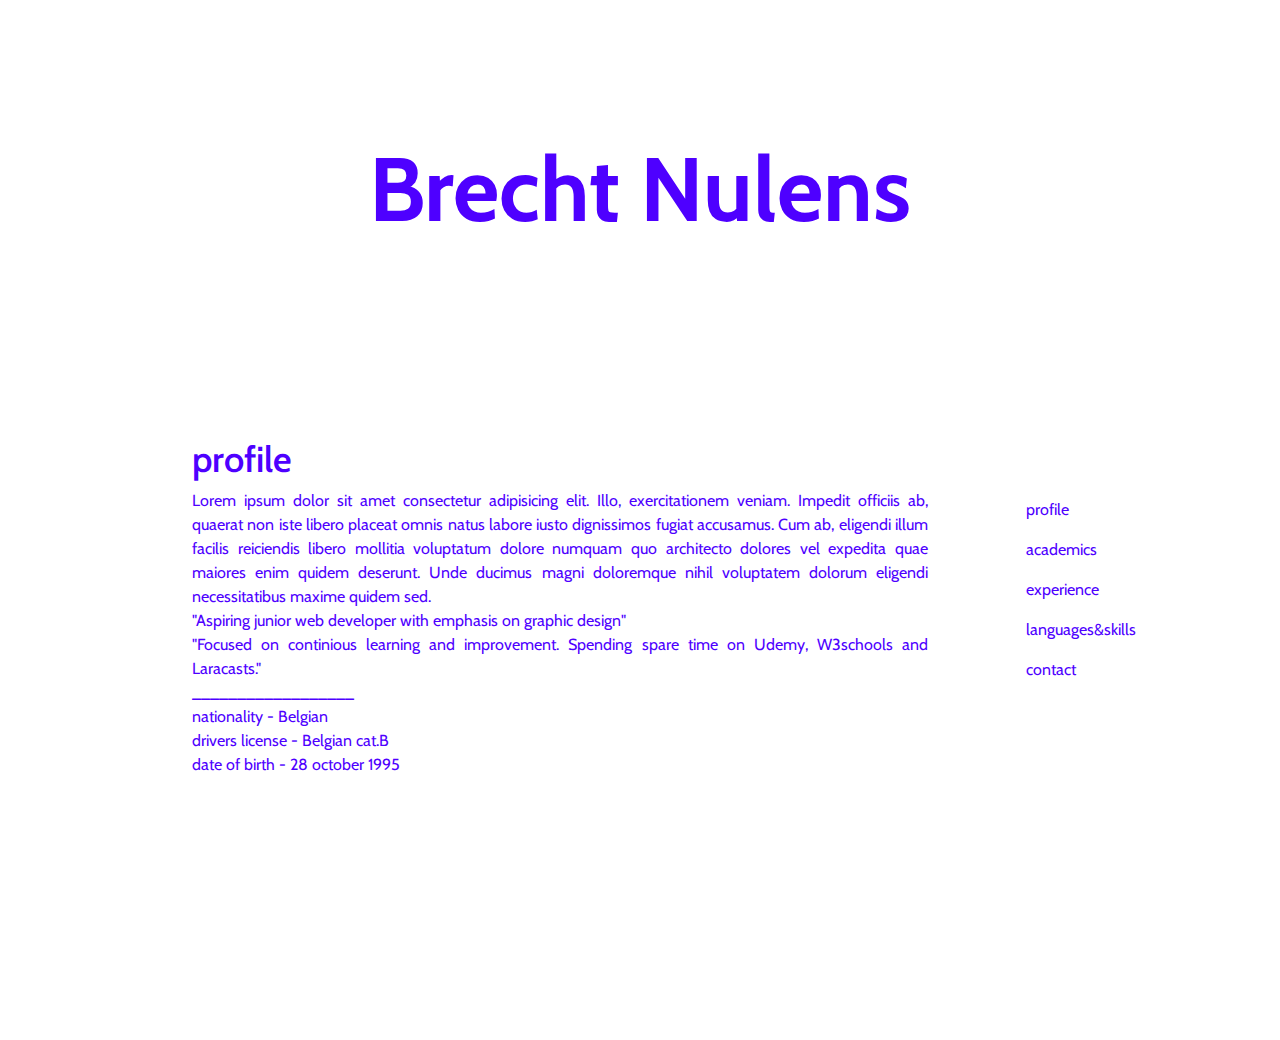
<file: index.html>
<!DOCTYPE html>
<html lang="en">
<head>
    <meta charset="UTF-8">
    <meta name="viewport" content="width=device-width, initial-scale=1.0">
    <meta http-equiv="X-UA-Compatible" content="ie=edge">
    <link href="https://stackpath.bootstrapcdn.com/bootstrap/4.3.1/css/bootstrap.min.css" rel="stylesheet" integrity="sha384-ggOyR0iXCbMQv3Xipma34MD+dH/1fQ784/j6cY/iJTQUOhcWr7x9JvoRxT2MZw1T" crossorigin="anonymous">
    <link rel="stylesheet" media="screen" href="curriculum2.css">
    <script src="https://ajax.googleapis.com/ajax/libs/jquery/3.4.1/jquery.min.js"></script>
    <script src="https://cdnjs.cloudflare.com/ajax/libs/popper.js/1.14.7/umd/popper.min.js"></script>
    <script src="https://maxcdn.bootstrapcdn.com/bootstrap/4.3.1/js/bootstrap.min.js"></script>
    <link href="https://fonts.googleapis.com/css?family=Cabin:400,600,700&display=swap" rel="stylesheet">
    <title>wip_curriculum</title>
</head>
<!-- SPYSCROLL -->
<body id="curriculum" data-spy="scroll" data-target=".navbar" data-offset="150">
     <div class="hero"><h1>Brecht Nulens</h1></div>
        <nav class="navbar navbar-expand navbar-inverse fixed-top">
            <ul class="navbar-nav">
               <li class="nav-item"><a class="nav-link" href="#profile">profile</a></li>
               <li class="nav-item"><a class="nav-link" href="#academics">academics</a></li>
               <li class="nav-item"><a class="nav-link" href="#experience">experience</a></li>
               <li class="nav-item"><a class="nav-link" href="#languagesandskills">languages & skills</a></li>
               <li class="nav-item"><a class="nav-link" href="#contact">contact</a></li>
           </ul>
        </nav>
        <!-- CAROUSEL -->
     <div id="container">
         <input hidden type="radio" name="carousel-control" id="button_a"/>
         <input hidden type="radio" name="carousel-control" id="button_b"/>
         <input hidden type="radio" name="carousel-control" id="button_c"/>
         <input hidden type="radio" name="carousel-control" id="button_d"/>            
         <input hidden type="radio" name="carousel-control" id="button_e"/>
         <div id="carousel">
             <div class="p-wrapper">
                 <section class="panel_a">
                     <h2>profile</h2>
                     <div class="pro-content">
                     Lorem ipsum dolor sit amet consectetur adipisicing elit. Illo, exercitationem veniam. 
                     Impedit officiis ab, quaerat non iste libero placeat omnis natus labore iusto dignissimos 
                     fugiat accusamus. Cum ab, eligendi illum facilis reiciendis libero mollitia voluptatum dolore 
                     numquam quo architecto dolores vel expedita quae maiores enim quidem deserunt. Unde ducimus 
                     magni doloremque nihil voluptatem dolorum eligendi necessitatibus maxime quidem sed.<br>
                     "Aspiring junior web developer with emphasis on graphic design"<br>
                     "Focused on continious learning and improvement. Spending spare time on Udemy, W3schools and 
                     Laracasts."<br>
                     __________________<br>
                     nationality - Belgian <br>
                     drivers license - Belgian cat.B <br>
                     date of birth - 28 october 1995 <br>
                     </div>
                  </section>
                  <section class="panel_b">
                      <h2>academics</h2>
                      <ul class="school">
                      <li>
                      <strong>2019 | T2 CAMPUS - BeCode Genk</strong><br>
                        Junior Web Developer - Ongoing
                      </li>
                      <li>
                          <strong>2018 | SYNTRA Genk</strong><br>
                          Network Engineer - certified
                      </li>
                      <li>
                          <strong>2014 - 2018 | PXL MAD-Faculty Hasselt</strong><br>
                          Bachelor Graphic Design<br>
                          completed 4 years; no degree awarded
                      </li>
                      <li>
                          <strong>2013 - 2014	| MAD-Faculty Genk</strong><br>
                          Bachelor Productdesign<br>
                          completed first year; no degree awarded
                      </li>
                      <li>
                          <strong>2007 - 2013 | Koninklijk Atheneum 1 Hasselt</strong><br>
                          Latin - Modern Languages
                      </li>
                      </ul>
                    </section>
                    <section class="panel_c">
                       <h2>experience</h2>
                       <ul class="exp">
                         <li>
                             <strong>2011 - present | DE TENT - Hasselt</strong><br>
                             staff member<br>
                             member of organisation
                         </li>
                         <li>
                             <strong>2017 | DE PLOEG - Diepenbeek</strong><br>
                             service and attendance
                             event host
                         </li>
                         <li>
                             <strong>2016 | FESTIVAL DA COPA - Hasselt</strong><br>
                             advertising
                         </li>
                         <li>
                             <strong>2014 | FESTIVAL DA COPA - Hasselt</strong><br>
                             member of external sponsors
                             advertising
                         </li>
                         <li>
                             <strong>2011 - 2017 | FIESTA EUROPA - Flanders</strong><br>
                             staff member
                             service and attendance
                         </li>
                         <li>
                          <strong>2010 | RECYCLAGEPARK - Kuringen</strong><br>
                          member of organisation
                         </li>
                        </ul>
                    </section>
                    <section class="panel_d">
                        <h2>languages & skills</h2>
                        <ul class="languages">     
                          <li class="lang-item">Dutch</li>
                          <li class="lang-item">English</li>
                          <li class="lang-item">Spanish</li>
                          <li class="lang-item">French</li>
                          <br>
                          <li class="lang-item">HTML</li>
                          <li class="lang-item">CSS</li>
                        </ul>
                      <p class="skills">Adobe Photoshop • Illustrator • Indesign • Xd •
                                        Visual Studio Code • Git • GitKraken • CLi • Ubuntu
                                        MacOS • Virtualbox • VMWare • Routing & Switching • OSI
                                        • pfSense
                       </p>
                    </section>
                    <section class="panel_e">
                       <h2>contact</h2>
                       <ul> 
                         <li>github/bnulens</li>
                         <li>linkedin.com/in/brecht-nulens/</li>
                         <li>brechtnulens@gmail.com</li>
                      </ul>
                    </section>
                 </div> <!-- // .p-wrapper -->
             </div> <!-- // #carousel -->            
          <div id="navigation">
              <label for="button_a" class="label_a"> <span>profile</span></label>
              <label for="button_b" class="label_b"> <span>academics</span> </label>
              <label for="button_c" class="label_c"> <span>experience</span> </label>
              <label for="button_d" class="label_d"> <span>languages&skills</span></label>
              <label for="button_e" class="label_e"> <span>contact</span></label>
             </div> <!-- // #navigation -->               
         </div> <!-- // #container -->
     <!-- CV CONTENT -->
 <div class="mobile-content" type="content">
        <section id="profile" class="container-fluid">
            <h2>profile</h2>
            <div class="pro-content">
            Lorem ipsum dolor sit amet consectetur adipisicing elit. Illo, exercitationem veniam. 
            Impedit officiis ab, quaerat non iste libero placeat omnis natus labore iusto dignissimos 
            fugiat accusamus. Cum ab, eligendi illum facilis reiciendis libero mollitia voluptatum dolore 
            numquam quo architecto dolores vel expedita quae maiores enim quidem deserunt. Unde ducimus 
            magni doloremque nihil voluptatem dolorum eligendi necessitatibus maxime quidem sed.<br>
             "Aspiring junior web developer with emphasis on graphic design"<br>
             "Focused on continious learning and improvement. Spending spare time on Udemy, W3schools and 
             Laracasts."<br>
             __________________<br>
             nationality - Belgian <br>
             drivers license - Belgian cat.B <br>
             date of birth - 28 october 1995 <br>
            </div>
        </section>
        <section id="academics" class="container-fluid">
            <h2>academics</h2>
                <ul class="school">
                <li>
                    <strong>2019 | T2 CAMPUS - BeCode Genk</strong><br>
                    Junior Web Developer - Ongoing
                </li>
                <li>
                    <strong>2018 | SYNTRA Genk</strong><br>
                    Network Engineer - certified
                </li>
                <li>
                    <strong>2014 - 2018 | PXL MAD-Faculty Hasselt</strong><br>
                    Bachelor Graphic Design<br>
                    completed 4 years; no degree awarded
                </li>
                <li>
                    <strong>2013 - 2014	| MAD-Faculty Genk</strong><br>
                    Bachelor Productdesign<br>
                    completed first year; no degree awarded
                </li>
                <li>
                    <strong>2007 - 2013 | Koninklijk Atheneum 1 Hasselt</strong><br>
                    Latin - Modern Languages
                </li>
            </ul>       
         </section>
        <section id="experience" class="container-fluid">
           <h2>experience</h2>
           <ul class="exp">
               <li>
                   <strong>2011 - present | DE TENT - Hasselt</strong><br>
                   staff member<br>
                   member of organisation
               </li>
               <li>
                   <strong>2017 | DE PLOEG - Diepenbeek</strong><br>
                   service and attendance
                        event host
               </li>
               <li>
                   <strong>2016 | FESTIVAL DA COPA - Hasselt</strong><br>
                   advertising
               </li>
               <li>
                   <strong>2014 | FESTIVAL DA COPA - Hasselt</strong><br>
                   member of external sponsors
                   advertising
               </li>
               <li>
                   <strong>2011 - 2017 | FIESTA EUROPA - Flanders</strong><br>
                   staff member
                   service and attendance
               </li>
               <li>
                   <strong>2010 | RECYCLAGEPARK - Kuringen</strong><br>
                   member of organisation
               </li>
            </ul>
        </section>
        <section id="languagesandskills" class="container-fluid">
            <h2>languages & skills</h2>
                <ul class="languages">     
                    <li class="lang-item">Dutch</li>
                    <li class="lang-item">English</li>
                    <li class="lang-item">Spanish</li>
                    <li class="lang-item">French</li>
                    <br>
                    <li class="lang-item">HTML</li>
                    <li class="lang-item">CSS</li>
                </ul>
                <p class="skills">Adobe Photoshop • Illustrator • Indesign • Xd •
                        Visual Studio Code • Git • GitKraken • CLi • Ubuntu
                        MacOS • Virtualbox • VMWare • Routing & Switching • OSI
                        • pfSense
                </p>
        </section>
        <section id="contact" class="container-fluid">
             <h2>contact</h2>
                <ul> 
                    <li>github/bnulens</li>
                    <li>linkedin.com/in/brecht-nulens/</li>
                    <li>brechtnulens@gmail.com</li>
                </ul>
                <a href="#curriculum" class="return">to top ^</a>
        </section>
    </div>
</body>
</html>
</file>
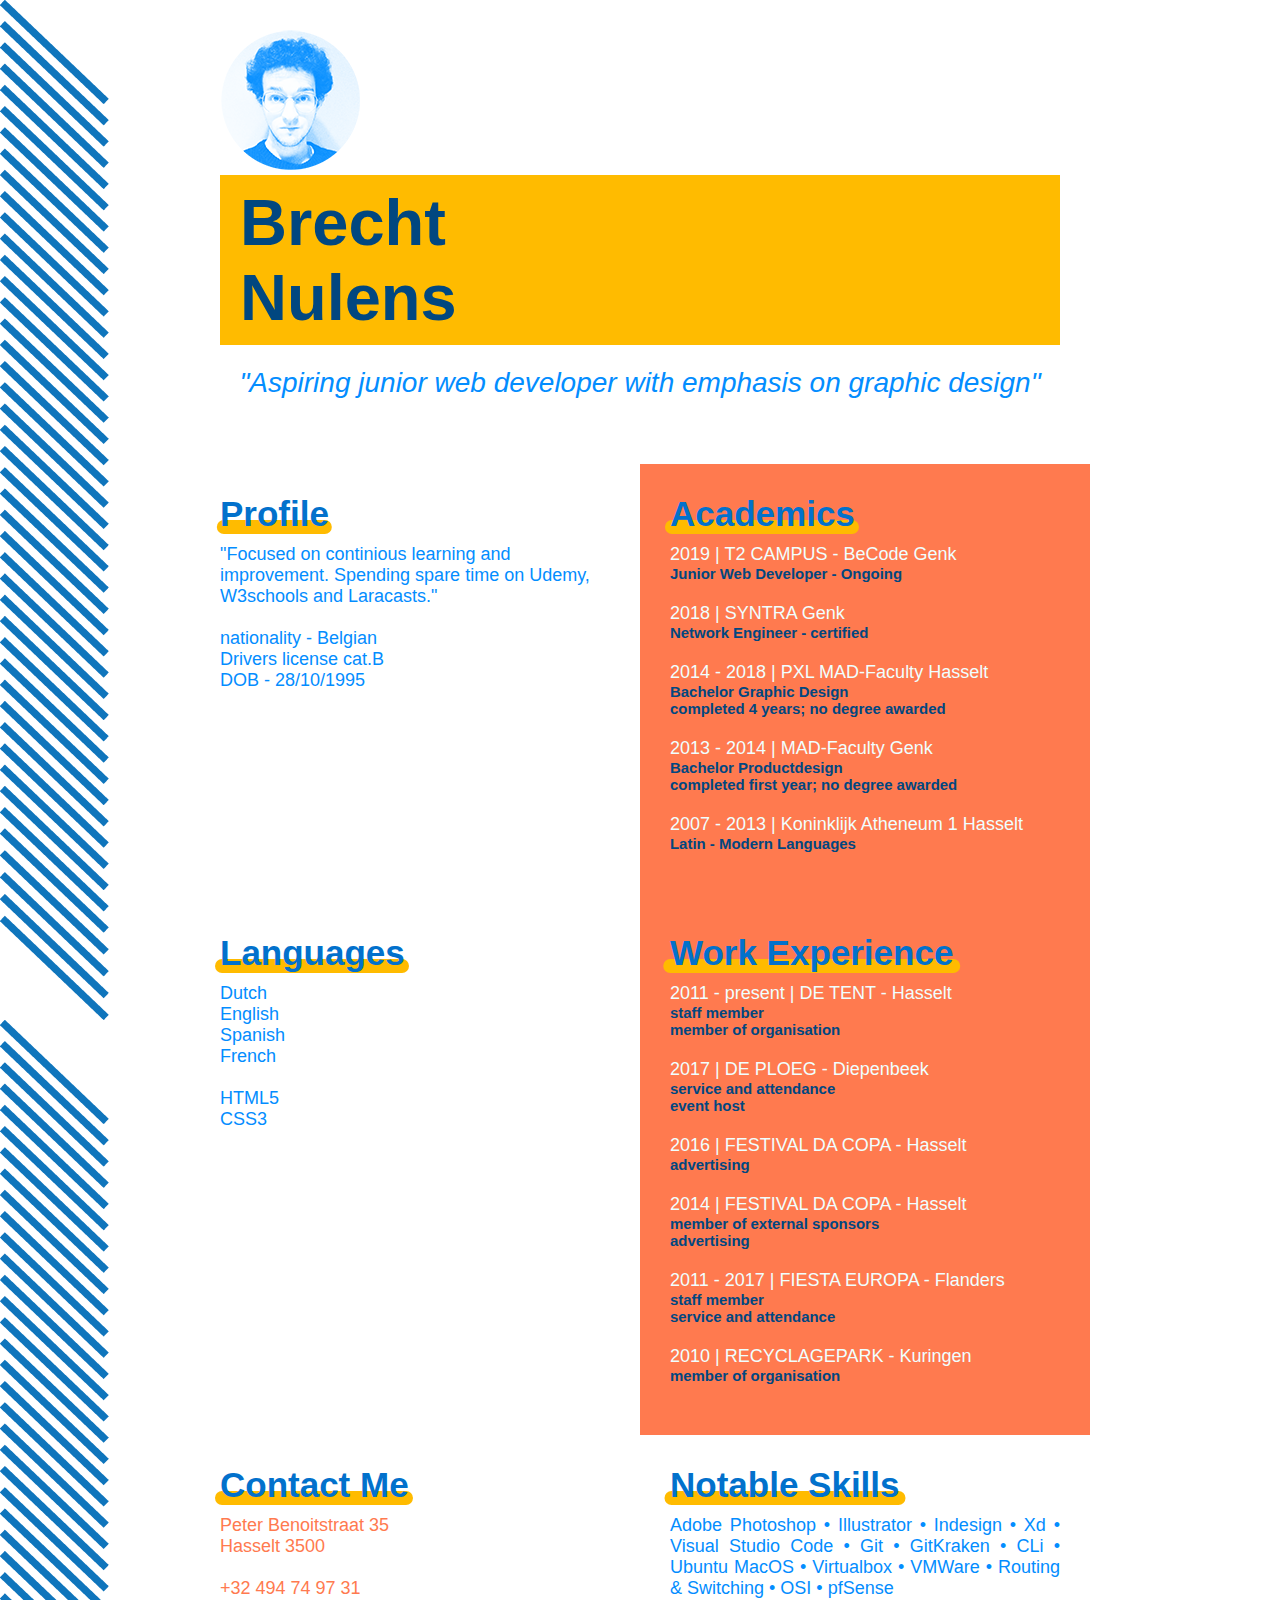
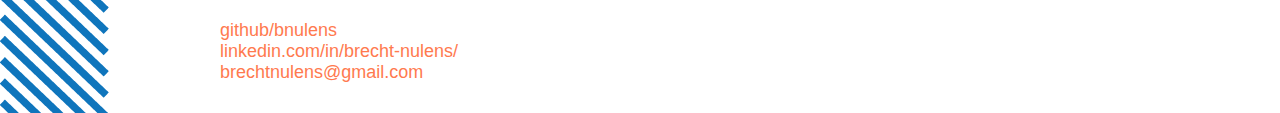
<file: curriculum.html>
<!DOCTYPE html>
<html lang="en">
<head>
    <meta charset="UTF-8">
    <meta name="viewport" content="width=device-width, initial-scale=1.0">
    <meta http-equiv="X-UA-Compatible" content="ie=edge">
    <title>Brecht Nulens Curriculum</title>

    <link href="https://fonts.googleapis.com/css?family=Noto+Sans+HK&display=swap" rel="stylesheet">
    <link rel="stylesheet" media="screen" href="curriculum-style.css">

</head>
<body id="wrap">
    <div class="Header">
            <img src="cut_blue_gradient_small.png" alt="">
        <h1>Brecht</br>Nulens</h1>
        <h2>"Aspiring junior web developer with emphasis on graphic design"</h2>
        </div>
        <div class="Profile" id="curriculum_profile" role="article">
            <h3>Profile</h3>
            <p>"Focused on continious learning and improvement.
                Spending spare time on Udemy, W3schools and 
                Laracasts."
            </br> 
            </br>
                nationality - Belgian</br> 
                Drivers license cat.B</br> 
                DOB - 28/10/1995</p>
        </div>
        <div class="Languages" id="curriculum_languages" role="article">
            <h3>Languages</h3>
            <ul>
                <li>Dutch</li>
                <li>English</li>
                <li>Spanish</li>
                <li>French</li>
                </br>
                <li>HTML5</li>
                <li>CSS3</li>
            </ul>
        </div>
        <div class="Contact" id="curriculum_contact" role="article">
            <h3>Contact Me</h3></br>
                <a href="https://www.google.be/maps/place/Peter+Benoitstraat+35,+3500+Hasselt/@50.9288945,5.3474742,16.29z/data=!4m5!3m4!1s0x47c1219c39c877ab:0x1d43f3667681001a!8m2!3d50.9283337!4d5.3510852">Peter Benoitstraat 35</br>Hasselt 3500</a></br>
        </br><p>+32 494 74 97 31</p></br>
            <ul>
               <li><a href="https://github.com/bnulens">github/bnulens</a></li> 
               <li><a href="https://www.linkedin.com/in/brecht-nulens/">linkedin.com/in/brecht-nulens/</a></li> 
               <li><a href="mailto:brechtnulens@gmail.com" target="_top">brechtnulens@gmail.com</a></li> 
            </ul>
        </div>
    <!-- ASIDE -->
     <div class="Academics" id="curriculum_academics" role="article">
         <h3>Academics</h3>
            <ul>
                <li>2019 |	T2 CAMPUS - BeCode Genk </li>
                    <h5>Junior Web Developer - Ongoing</h5></br>
                <li>2018 | SYNTRA Genk</li>
                    <h5>Network Engineer - certified</h5></br>
                <li>2014 - 2018 |	PXL MAD-Faculty Hasselt  </li>
                     <h5>Bachelor Graphic Design</h5>
                     <h5>completed 4 years; no degree awarded</h5></br>
                <li>2013 - 2014	|	MAD-Faculty Genk </li>
                    <h5>Bachelor Productdesign</h5>
                    <h5>completed first year; no degree awarded</h5></br>
                <li>2007 - 2013 | Koninklijk Atheneum 1 Hasselt</li>
                    <h5>Latin - Modern Languages</h5></br>
                </ul>
         </div>
            <div class="WorkExperience" id="curriculum_work" role="article">
                <h3>Work Experience</h3>
                    <ul>
                        <li>2011 - present | DE TENT - Hasselt </li>
                            <h5>staff member</h5>
                            <h5>member of organisation</h5></br>
                        <li>2017 | DE PLOEG - Diepenbeek</li>
                            <h5>service and attendance</h5>
                            <h5>event host</h5></br>
                        <li>2016 | FESTIVAL DA COPA - Hasselt</li>
                            <h5>advertising</h5></br>
                        <li>2014 | FESTIVAL DA COPA - Hasselt</li>
                            <h5>member of external sponsors</h5>
                            <h5>advertising</h5></br>
                        <li>2011 - 2017 | FIESTA EUROPA - Flanders</li>
                            <h5>staff member</h5>
                            <h5>service and attendance</h5></br>
                        <li>2010 | RECYCLAGEPARK - Kuringen</li>
                            <h5>member of organisation</h5></br>
                    </ul>
                </div>
        <div class="Skills" id="curriculum_skills" role="article">
                <h3>Notable Skills</h3>
                    <p>
                    Adobe Photoshop • Illustrator • Indesign • Xd •
                    Visual Studio Code • Git • GitKraken • CLi • Ubuntu
                    MacOS • Virtualbox • VMWare • Routing & Switching • OSI
                    • pfSense
                    </p>
        </div>
</body>
</html>
</file>
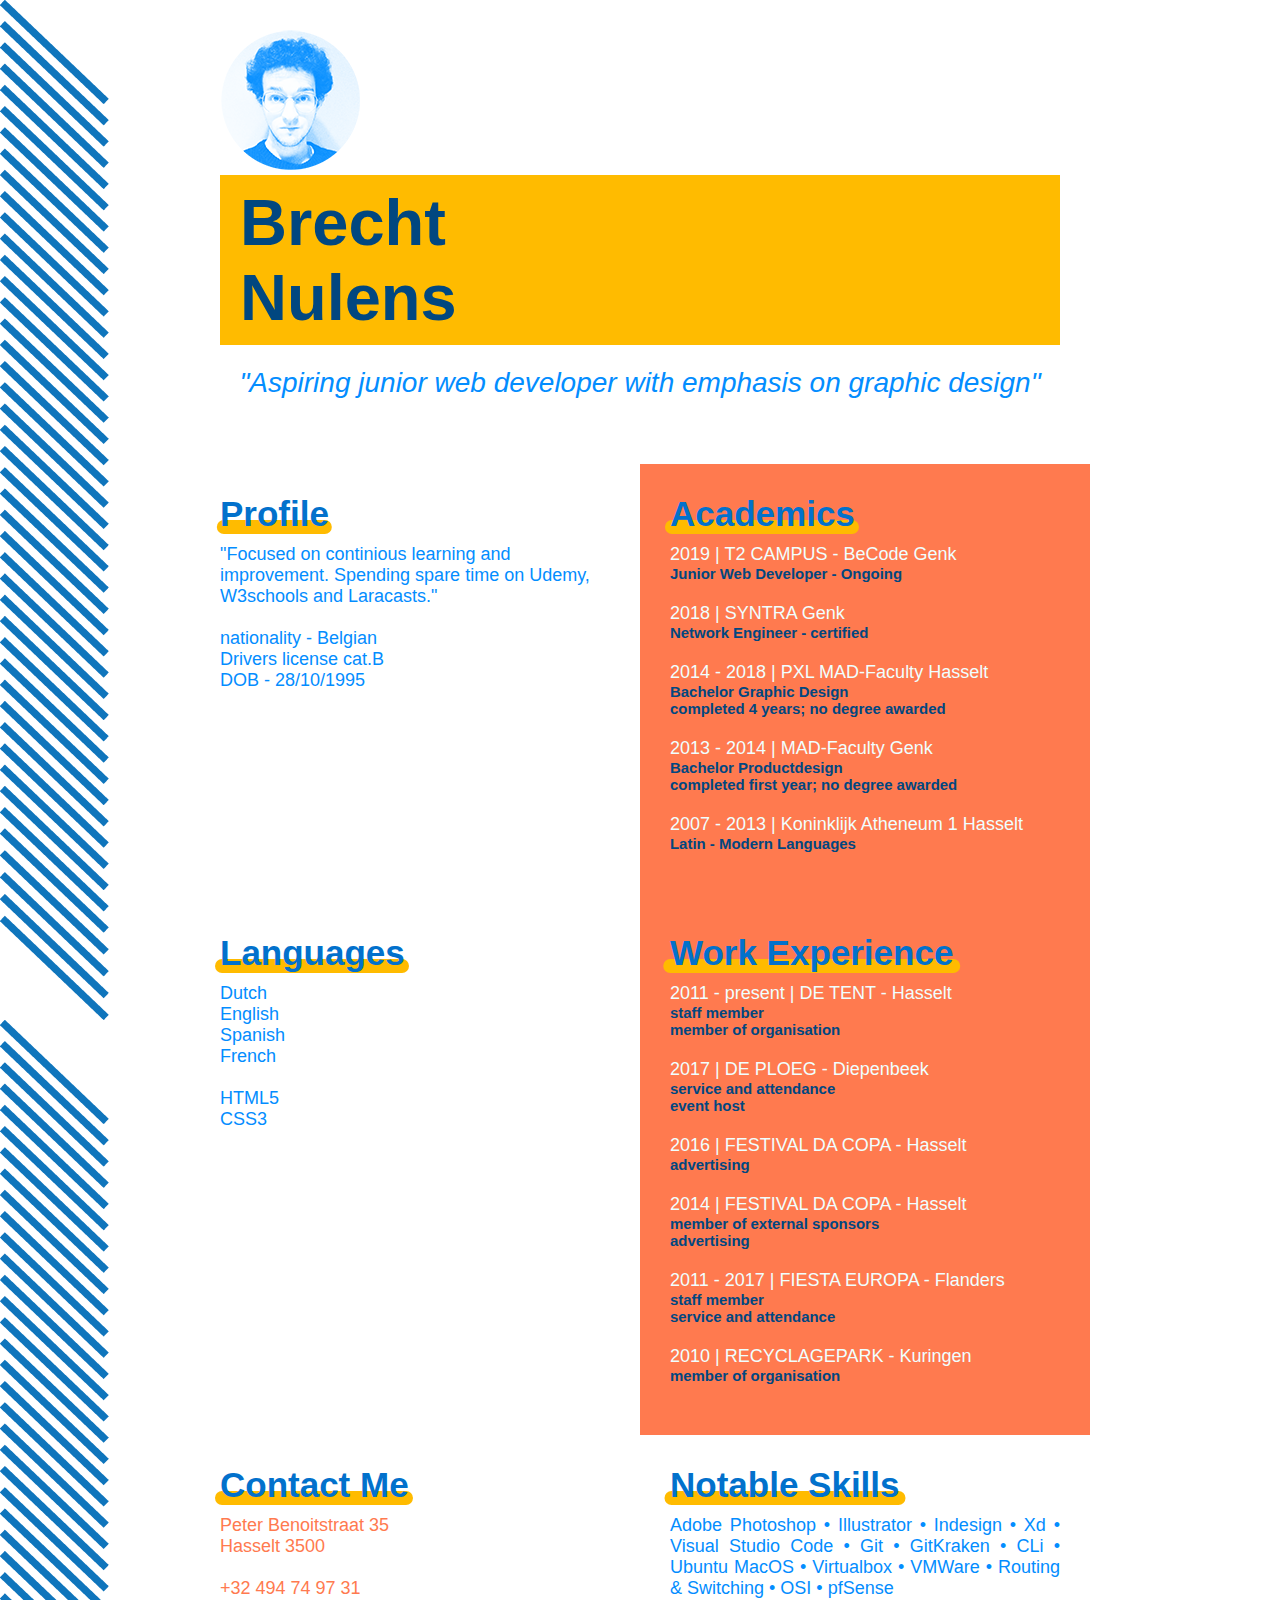
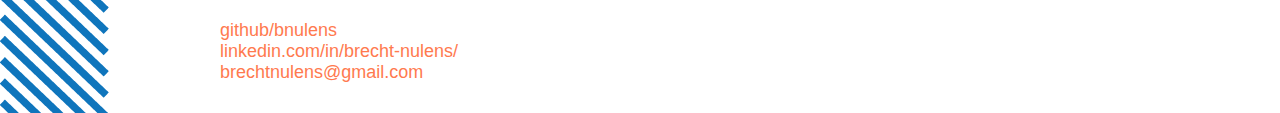
<file: test-cv.html>
<!DOCTYPE html>
<html lang="en">
<head>
    <meta charset="UTF-8">
    <meta name="viewport" content="width=device-width, initial-scale=1.0">
    <meta http-equiv="X-UA-Compatible" content="ie=edge">
    <title>Brecht Nulens Curriculum</title>

    <link href="https://fonts.googleapis.com/css?family=Noto+Sans+HK&display=swap" rel="stylesheet">
    <link rel="stylesheet" media="screen" href="curriculum-style.css">

</head>
    <body id="wrap">
        <section class="Header">
            <img src="cut_blue_gradient_small.png" alt="">
            <h1>Brecht</br>Nulens</h1>
            <h2>"Aspiring junior web developer with emphasis on graphic design"</h2>
        </section>
        <section class="Profile" id="curriculum_profile" role="article">
            <h3>Profile</h3>
            <p>"Focused on continious learning and improvement.
                Spending spare time on Udemy, W3schools and 
                Laracasts."
            </br> 
            </br>
                nationality - Belgian</br> 
                Drivers license cat.B</br> 
                DOB - 28/10/1995</p>
        </section>
        <section class="Languages" id="curriculum_languages" role="article">
            <h3>Languages</h3>
            <ul>
                <li>Dutch</li>
                <li>English</li>
                <li>Spanish</li>
                <li>French</li>
                </br>
                <li>HTML5</li>
                <li>CSS3</li>
            </ul>
        </section>
        <section class="Contact" id="curriculum_contact" role="article">
            <h3>Contact Me</h3></br>
                <a href="https://www.google.be/maps/place/Peter+Benoitstraat+35,+3500+Hasselt/@50.9288945,5.3474742,16.29z/data=!4m5!3m4!1s0x47c1219c39c877ab:0x1d43f3667681001a!8m2!3d50.9283337!4d5.3510852">Peter Benoitstraat 35</br>Hasselt 3500</a></br>
        </br><p>+32 494 74 97 31</p></br>
            <ul>
               <li><a href="https://github.com/bnulens">github/bnulens</a></li> 
               <li><a href="https://www.linkedin.com/in/brecht-nulens/">linkedin.com/in/brecht-nulens/</a></li> 
               <li><a href="mailto:brechtnulens@gmail.com" target="_top">brechtnulens@gmail.com</a></li> 
            </ul>
        </section>
        <!-- ASIDE -->
     <section class="Academics" id="curriculum_academics" role="article">
         <h3>Academics</h3>
            <ul>
                <li>2019 |	T2 CAMPUS - BeCode Genk </li>
                    <h5>Junior Web Developer - Ongoing</h5></br>
                <li>2018 | SYNTRA Genk</li>
                    <h5>Network Engineer - certified</h5></br>
                <li>2014 - 2018 |	PXL MAD-Faculty Hasselt  </li>
                     <h5>Bachelor Graphic Design</h5>
                     <h5>completed 4 years; no degree awarded</h5></br>
                <li>2013 - 2014	|	MAD-Faculty Genk </li>
                    <h5>Bachelor Productdesign</h5>
                    <h5>completed first year; no degree awarded</h5></br>
                <li>2007 - 2013 | Koninklijk Atheneum 1 Hasselt</li>
                    <h5>Latin - Modern Languages</h5></br>
                </ul>
         </section>
            <section class="WorkExperience" id="curriculum_work" role="article">
                <h3>Work Experience</h3>
                    <ul>
                        <li>2011 - present | DE TENT - Hasselt </li>
                            <h5>staff member</h5>
                            <h5>member of organisation</h5></br>
                        <li>2017 | DE PLOEG - Diepenbeek</li>
                            <h5>service and attendance</h5>
                            <h5>event host</h5></br>
                        <li>2016 | FESTIVAL DA COPA - Hasselt</li>
                            <h5>advertising</h5></br>
                        <li>2014 | FESTIVAL DA COPA - Hasselt</li>
                            <h5>member of external sponsors</h5>
                            <h5>advertising</h5></br>
                        <li>2011 - 2017 | FIESTA EUROPA - Flanders</li>
                            <h5>staff member</h5>
                            <h5>service and attendance</h5></br>
                        <li>2010 | RECYCLAGEPARK - Kuringen</li>
                            <h5>member of organisation</h5></br>
                    </ul>
            </section>
        <section class="Skills" id="curriculum_skills" role="article">
                <h3>Notable Skills</h3>
                    <p>
                    Adobe Photoshop • Illustrator • Indesign • Xd •
                    Visual Studio Code • Git • GitKraken • CLi • Ubuntu
                    MacOS • Virtualbox • VMWare • Routing & Switching • OSI
                    • pfSense
                    </p>
         </section>
</body>
</html>
</file>
<file: curriculum2.css>
@charset "UTF-8";
* {
  margin: 0;
  padding: 0;
  -webkit-box-sizing: border-box;
          box-sizing: border-box;
  text-align: justify;
}

a {
  display: inline-block;
  position: relative;
  text-decoration: none;
  color: #4E00FF;
}

a a:hover {
  color: #FF7A4F;
}

::-webkit-scrollbar {
  width: 2px;
}

::-webkit-scrollbar-track {
  background: #FFFFFF;
}

::-webkit-scrollbar-thumb {
  background: #4E00FF;
  border-radius: 8px;
  width: 50%;
}

::-webkit-scrollbar-thumb:hover {
  background: #FF7A4F;
}

#curriculum {
  font-family: 'Cabin', sans-serif;
  font-size: 1rem;
  color: #4E00FF;
  background-color: #FFFFFF;
}

h2 {
  display: block;
  font-size: 4vh;
}

.hero {
  display: -webkit-box;
  display: -ms-flexbox;
  display: flex;
  -webkit-box-pack: center;
      -ms-flex-pack: center;
          justify-content: center;
}

.hero h1 {
  display: block;
  position: relative;
  margin-bottom: 2rem;
  top: 15vh;
  max-width: 90%;
  font-weight: 700;
  z-index: 99;
}

.navbar {
  display: -webkit-box;
  display: -ms-flexbox;
  display: flex;
  -webkit-box-pack: center;
      -ms-flex-pack: center;
          justify-content: center;
  -ms-flex-line-pack: center;
      align-content: center;
  z-index: 100;
  max-width: auto;
  height: 8vh;
  background-color: #FFFFFF;
}

.navbar li {
  display: block;
  -webkit-box-orient: horizontal;
  -webkit-box-direction: normal;
      -ms-flex-direction: row;
          flex-direction: row;
  position: relative;
  font-weight: 600;
  font-size: 1rem;
  max-width: 100%;
}

#profile, #academics, #experience, #languagesandskills,
#contact {
  min-height: 100vh;
  max-width: 90%;
  padding-top: 25%;
}

#profile h2 {
  display: block;
  font-weight: 600;
  margin-bottom: 1rem;
}

#profile .pro-content {
  display: block;
  padding-top: 5%;
}

#academics {
  background-color: #FF7A4F;
}

#academics h2 {
  display: -webkit-box;
  display: -ms-flexbox;
  display: flex;
  -webkit-box-pack: start;
      -ms-flex-pack: start;
          justify-content: flex-start;
  margin-left: 20%;
  font-weight: 600;
  margin-bottom: 1%;
}

#academics .school {
  display: block;
  padding-top: 5%;
}

#academics ul li {
  display: block;
  text-decoration: none;
  padding-top: 5%;
  padding-left: 5%;
}

#experience {
  background-color: #FFB100;
}

#experience h2 {
  display: -webkit-box;
  display: -ms-flexbox;
  display: flex;
  -webkit-box-pack: center;
      -ms-flex-pack: center;
          justify-content: center;
  font-weight: 600;
  margin-bottom: 1%;
}

#experience .exp  {
  display: block;
  padding-top: 5%;
}

#experience ul li {
  display: block;
  text-decoration: none;
  padding-top: 5%;
  padding-right: 5%;
  text-align: right;
}

#languagesandskills {
  background-color: #9D00FF;
  color: #FFFFFF;
}

#languagesandskills h2 {
  display: -webkit-box;
  display: -ms-flexbox;
  display: flex;
  -webkit-box-pack: end;
      -ms-flex-pack: end;
          justify-content: flex-end;
  margin-right: 10%;
  font-weight: 600;
  margin-bottom: 1%;
}

#languagesandskills ul li {
  display: block;
  text-decoration: none;
}

#contact h2 {
  display: block;
  text-align: right;
  font-weight: 600;
  margin-bottom: 1rem;
}

#contact ul li {
  display: block;
  text-decoration: none;
  padding-right: 5%;
  text-align: right;
}

#container {
  display: -webkit-box;
  display: -ms-flexbox;
  display: flex;
  -webkit-box-pack: center;
      -ms-flex-pack: center;
          justify-content: center;
  -webkit-box-align: center;
      -ms-flex-align: center;
          align-items: center;
  min-height: 100vh;
}

@media only screen and (max-width: 868px) {
  #container {
    display: none;
  }
}

#carousel, #navigation {
  -webkit-box-flex: initial;
      -ms-flex: initial;
          flex: initial;
  display: block;
}

#carousel {
  overflow: hidden;
  max-width: 65%;
  height: 400px;
  border-radius: 4px;
  background-color: #FFFFFF;
}

#navigation {
  margin-left: 50px;
}

.p-wrapper {
  position: relative;
  width: 100%;
  height: 100%;
  -webkit-transition: -webkit-transform 0.4s ease-in-out;
  transition: -webkit-transform 0.4s ease-in-out;
  transition: transform 0.4s ease-in-out;
  transition: transform 0.4s ease-in-out, -webkit-transform 0.4s ease-in-out;
}

#button_a:checked ~ #carousel .p-wrapper {
  -webkit-transform: translateY(0);
  transform: translateY(0);
}

#button_b:checked ~ #carousel .p-wrapper {
  -webkit-transform: translateY(-100%);
  transform: translateY(-100%);
}

#button_c:checked ~ #carousel .p-wrapper {
  -webkit-transform: translateY(-200%);
  transform: translateY(-200%);
}

#button_d:checked ~ #carousel .p-wrapper {
  -webkit-transform: translateY(-300%);
  transform: translateY(-300%);
}

#button_e:checked ~ #carousel .p-wrapper {
  -webkit-transform: translateY(-400%);
  transform: translateY(-400%);
}

[class^="panel_"] {
  overflow: auto;
  position: relative;
  width: inherit;
  height: inherit;
  padding: 48px;
}

.panel_a {
  background-color: #FFFFFF;
}

.panel_a h2 {
  font-weight: 600;
}

.panel_a li {
  display: block;
  text-decoration: none;
  padding: 5px;
}

.panel_b {
  background-color: #FFFFFF;
  background-color: #FF7A4F;
}

.panel_b h2 {
  font-weight: 600;
}

.panel_b li {
  display: block;
  text-decoration: none;
  padding: 5px;
}

.panel_c {
  background-color: #FFFFFF;
  background-color: #FFB100;
}

.panel_c h2 {
  font-weight: 600;
}

.panel_c li {
  display: block;
  text-decoration: none;
  padding: 5px;
}

.panel_d {
  background-color: #FFFFFF;
  background-color: #9D00FF;
  color: #FFFFFF;
}

.panel_d h2 {
  font-weight: 600;
}

.panel_d li {
  display: block;
  text-decoration: none;
  padding: 5px;
}

.panel_e {
  background-color: #FFFFFF;
}

.panel_e h2 {
  font-weight: 600;
}

.panel_e li {
  display: block;
  text-decoration: none;
  padding: 5px;
}

[class^="label_"] {
  display: block;
  cursor: pointer;
  margin: 8px 0;
  height: 32px;
  width: auto;
  line-height: 32px;
  text-align: left;
  color: #4E00FF;
  -webkit-transition: all 0.3s ease;
  transition: all 0.3s ease;
}

[class^="label_"] :hover {
  -webkit-transition-duration: 0.2s;
          transition-duration: 0.2s;
  border-bottom: solid 2px #FF7A4F;
}

@media only screen and (min-width: 868px) and (max-width: 1920px) {
  a {
    text-decoration: none;
  }
  a :hover {
    color: #FF7A4F;
  }
  .navbar {
    display: none;
  }
  .mobile-content {
    display: none;
  }
  h1 {
    font-size: 10vh;
    font-weight: 700;
  }
}
/*# sourceMappingURL=curriculum2.css.map */
</file>
<file: curriculum-style.css>
/* Basic Styling */
* {
    margin: 0;
    padding: 0;
}

a {
    text-decoration: none;
    color: #FF7A4F;
}

p {
    display: block;
    font-size: 18px;
}

li {
    text-decoration: none;
    list-style: none;
}

h1 {
    font-size: 65px;
    font-weight: 900;
    padding: 10px 0px 10px 20px;
    margin-bottom: 22px;
    
    color: #014780;
    background-color: #ffbb00;
}

h2 {
    font-size: 28px;
    font-weight: 500;
    font-style: italic;

    margin-bottom: 35px;
    text-align: center;
}

/* Yellow Underlines */
h3 {
    display: inline-block;
    position: relative;
    z-index: 2;
    font-size: 35px;
    color: #0271CC;

    margin-bottom: 10px;
}

h3::before {
    content: "";
    display: block;
    border-radius: 20px;
    left: 50%;
    transform: translate(-50%, 0);
    bottom: 0;
    position: absolute;
    z-index: -1;
    background-color: #ffbb00;
    width: calc(100% + 5%);
    height: 35%;
    opacity: 1;
}

h3:hover::before {
    height: 75%;
    background-color: #ff2949;
}
/* Yellow underline END */



#wrap {
    font-family: 'Noto ;Sans HK', sans-serif;
    font-size: 18px;
    color: #038DFF; 
    background-image:url(lineborder.png);
    background-repeat: repeat-y;
    background-size: -45%;
}

#wrap {
    display: grid;
    grid-template-columns: 1fr 450px 450px 1fr;
    grid-auto-rows:minmax(auto);
    grid-template-areas:
    ". Header Header ."
    ". Profile Languages ."
    ". Academics WorkExperience ."
    ". Contact Contact .";    
}

.Academics, .WorkExperience {
    background-color: #FF7A4F;
}

.Academics li , .WorkExperience li {
    color: azure;
}

.Academics, .WorkExperience h5 {
    color: #014780;
}

.Contact p,a {
    font-size: 18px;
    color:#FF7A4F;   
}

.Header {
    grid-area: Header;
    grid-row-start: 1;
    grid-row-end: span 2;
    grid-column-end: span 2;
    padding: 30px;
}

.Profile {
    grid-area: Profile;
    grid-row-start: 3;
    grid-row-end: 3;
    grid-column-start: 2;
    padding: 30px;
}

.Languages {
    grid-area: Languages;
    grid-row-start: 4;
    grid-row-end: 4;
    grid-column-start: 2;
    grid-column-end: 2;
    padding: 30px;
}

.Contact {
    grid-area: Contact;
    grid-row-start: 5;
    grid-row-end: 5;
    grid-column-start: 2;
    grid-column-end: 2;

    padding: 30px;
}

.Academics {
    grid-area: Academics;
    grid-row-start: 3;
    grid-row-end: span 1;
    grid-column-start: 3;
    padding: 30px;
}

.WorkExperience {
    grid-area: WorkExperience;
    grid-row-start: 4;
    grid-row-end: span 1;
    grid-column-start: 3;
    padding: 30px;
}
.Skills {
    grid-area: Skills;
    grid-row-start: 5;
    grid-row-end: span 1;
    grid-column-start: 3;
    grid-column-end: 3;
    padding: 30px;
    text-align: justify;
}
</file>
